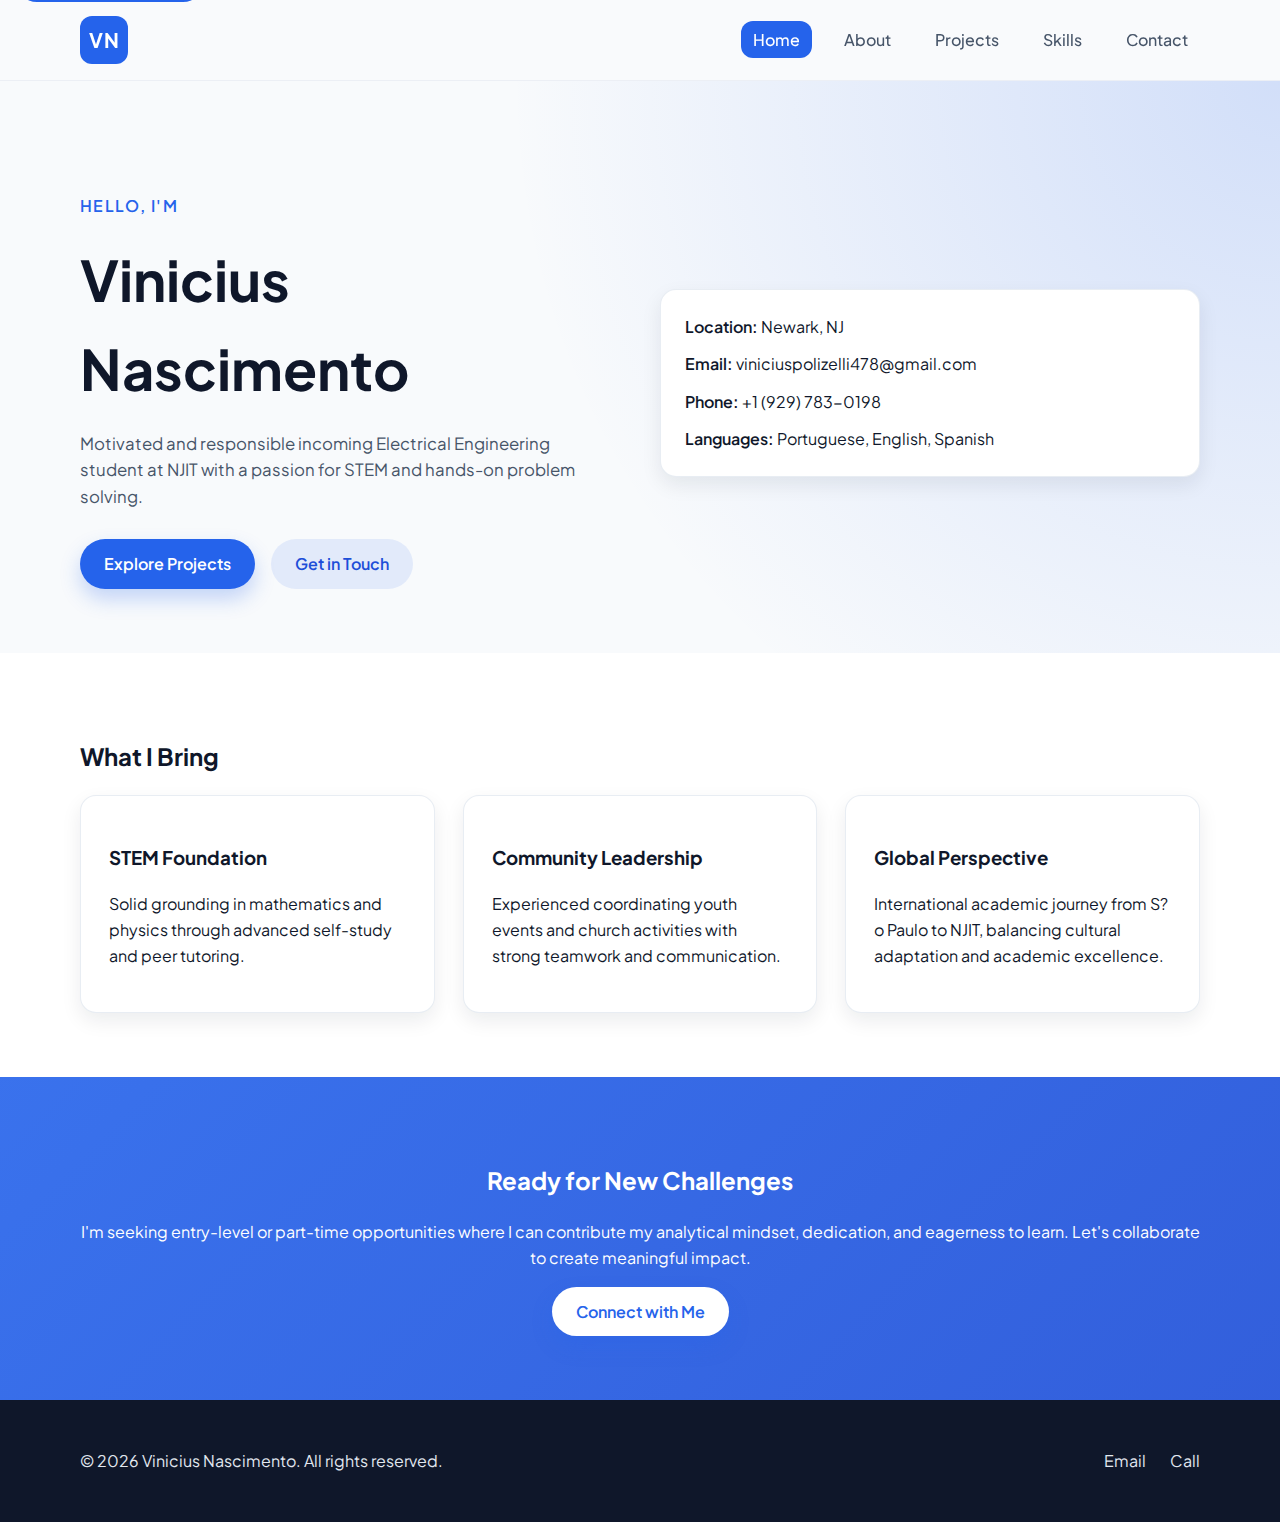
<file: index.html>
<!DOCTYPE html>
<html lang="en">
  <head>
    <meta charset="UTF-8" />
    <meta name="viewport" content="width=device-width, initial-scale=1.0" />
    <meta name="description" content="Personal portfolio of Vinicius Nascimento showcasing projects, skills, and experience." />
    <title>Vinicius Nascimento | Portfolio</title>
    <link rel="stylesheet" href="assets/css/style.css" />
    <link rel="preconnect" href="https://fonts.googleapis.com" />
    <link rel="preconnect" href="https://fonts.gstatic.com" crossorigin />
    <link href="https://fonts.googleapis.com/css2?family=Plus+Jakarta+Sans:wght@400;500;600;700&display=swap" rel="stylesheet" />
  </head>
  <body>
    <a class="skip-link" href="#main-content">Skip to main content</a>
    <header class="site-header">
      <div class="container header-inner">
        <a class="brand" href="index.html">VN</a>
        <button class="nav-toggle" aria-label="Toggle navigation" aria-expanded="false">
          <span class="nav-toggle-bar"></span>
          <span class="nav-toggle-bar"></span>
          <span class="nav-toggle-bar"></span>
        </button>
        <nav class="site-nav" aria-label="Primary navigation">
          <ul>
            <li><a class="active" href="index.html">Home</a></li>
            <li><a href="about.html">About</a></li>
            <li><a href="projects.html">Projects</a></li>
            <li><a href="skills.html">Skills</a></li>
            <li><a href="contact.html">Contact</a></li>
          </ul>
        </nav>
      </div>
    </header>

    <main id="main-content">
      <section class="hero">
        <div class="container hero-content">
          <div class="hero-text">
            <p class="intro">Hello, I'm</p>
            <h1>Vinicius Nascimento</h1>
            <p class="lead">
              Motivated and responsible incoming Electrical Engineering student at NJIT with a passion for STEM and hands-on problem solving.
            </p>
            <div class="hero-actions">
              <a class="btn primary" href="projects.html">Explore Projects</a>
              <a class="btn secondary" href="contact.html">Get in Touch</a>
            </div>
          </div>
          <div class="hero-bio-card" role="presentation">
            <ul>
              <li><span>Location:</span> Newark, NJ</li>
              <li><span>Email:</span> viniciuspolizelli478@gmail.com</li>
              <li><span>Phone:</span> +1 (929) 783-0198</li>
              <li><span>Languages:</span> Portuguese, English, Spanish</li>
            </ul>
          </div>
        </div>
      </section>

      <section class="highlight" aria-labelledby="highlight-title">
        <div class="container">
          <h2 id="highlight-title">What I Bring</h2>
          <div class="grid three">
            <article class="card">
              <h3>STEM Foundation</h3>
              <p>Solid grounding in mathematics and physics through advanced self-study and peer tutoring.</p>
            </article>
            <article class="card">
              <h3>Community Leadership</h3>
              <p>Experienced coordinating youth events and church activities with strong teamwork and communication.</p>
            </article>
            <article class="card">
              <h3>Global Perspective</h3>
              <p>International academic journey from S?o Paulo to NJIT, balancing cultural adaptation and academic excellence.</p>
            </article>
          </div>
        </div>
      </section>

      <section class="callout" aria-labelledby="callout-title">
        <div class="container">
          <h2 id="callout-title">Ready for New Challenges</h2>
          <p>
            I'm seeking entry-level or part-time opportunities where I can contribute my analytical mindset, dedication, and eagerness to learn. Let's collaborate to create meaningful impact.
          </p>
          <a class="btn primary" href="contact.html">Connect with Me</a>
        </div>
      </section>
    </main>

    <footer class="site-footer">
      <div class="container footer-inner">
        <p>&copy; <span id="current-year"></span> Vinicius Nascimento. All rights reserved.</p>
        <div class="footer-contact">
          <a href="mailto:viniciuspolizelli478@gmail.com">Email</a>
          <a href="tel:+19297830198">Call</a>
        </div>
      </div>
    </footer>

    <script src="assets/js/main.js" defer></script>
  </body>
</html>
</file>
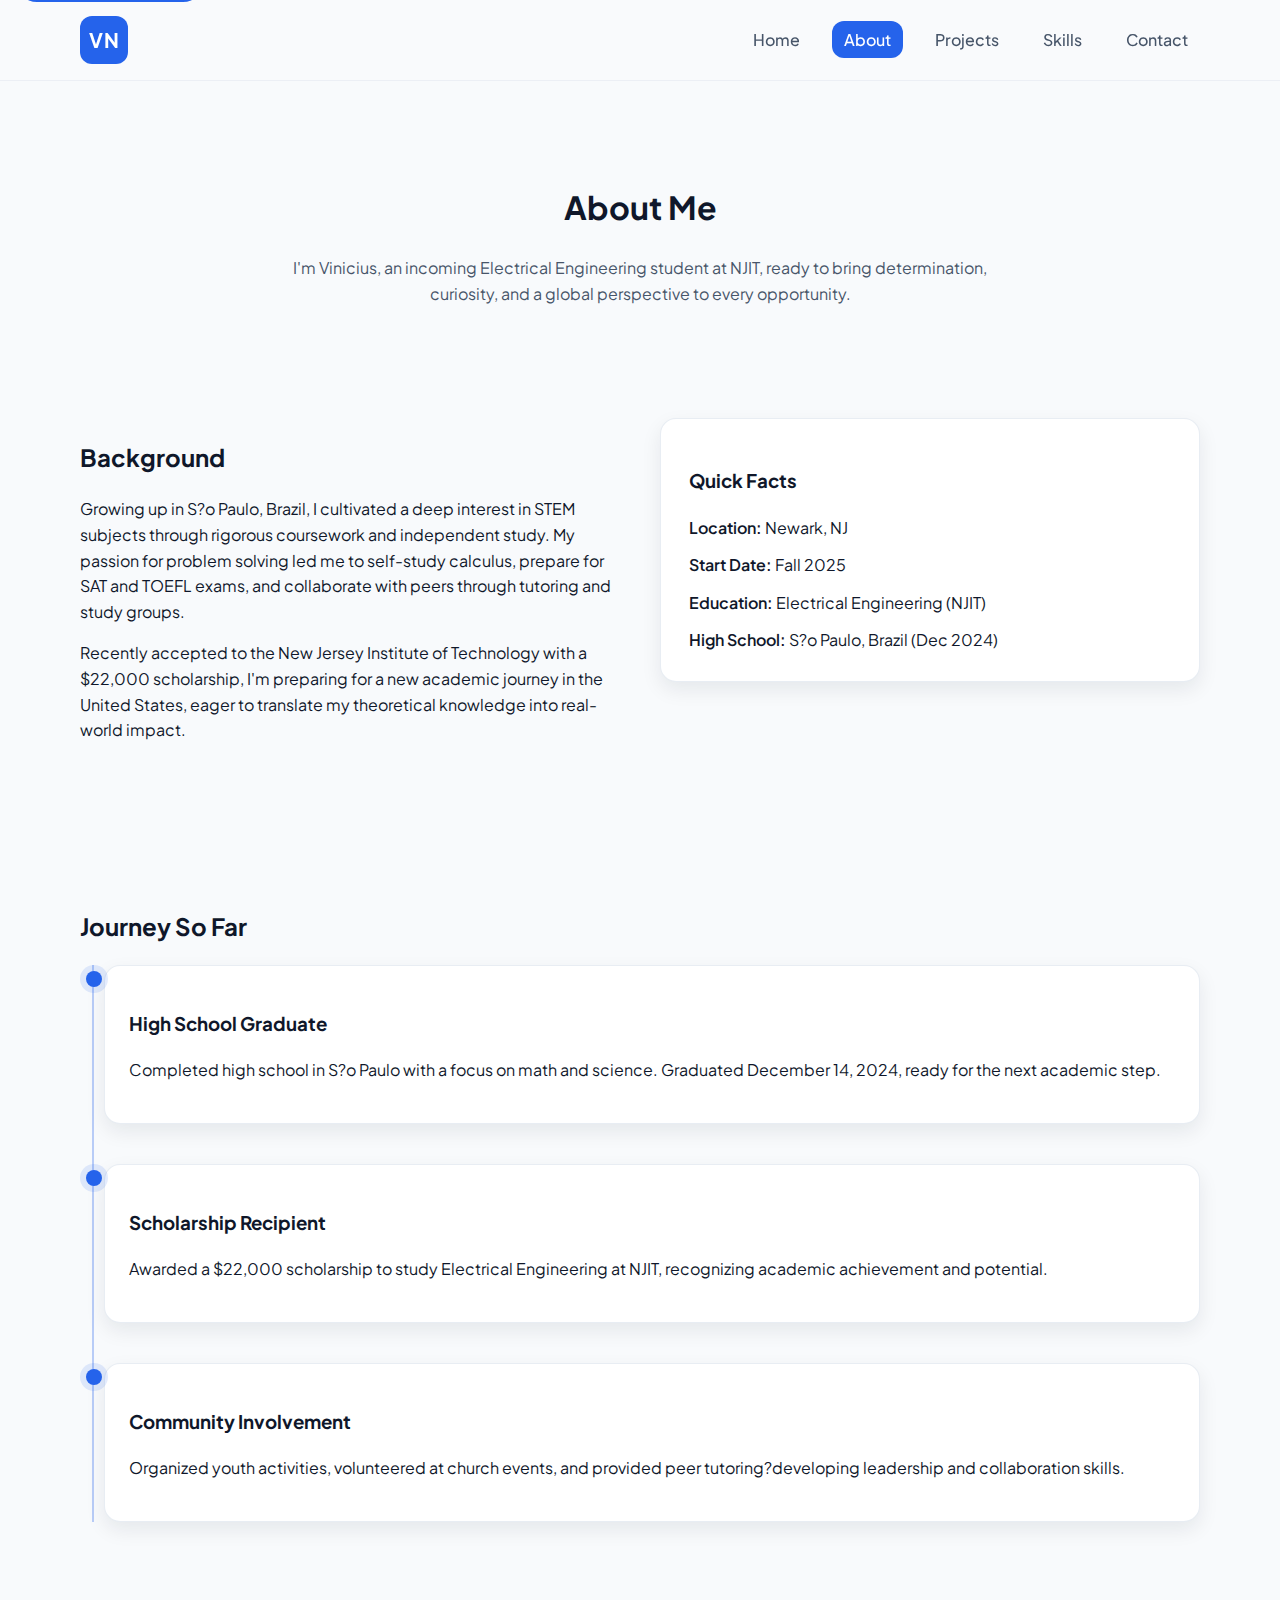
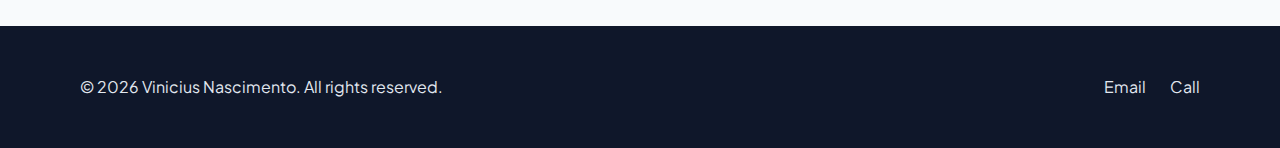
<file: about.html>
<!DOCTYPE html>
<html lang="en">
  <head>
    <meta charset="UTF-8" />
    <meta name="viewport" content="width=device-width, initial-scale=1.0" />
    <meta name="description" content="Learn more about Vinicius Nascimento, an incoming Electrical Engineering student at NJIT." />
    <title>About | Vinicius Nascimento</title>
    <link rel="stylesheet" href="assets/css/style.css" />
    <link rel="preconnect" href="https://fonts.googleapis.com" />
    <link rel="preconnect" href="https://fonts.gstatic.com" crossorigin />
    <link href="https://fonts.googleapis.com/css2?family=Plus+Jakarta+Sans:wght@400;500;600;700&display=swap" rel="stylesheet" />
  </head>
  <body>
    <a class="skip-link" href="#main-content">Skip to main content</a>
    <header class="site-header">
      <div class="container header-inner">
        <a class="brand" href="index.html">VN</a>
        <button class="nav-toggle" aria-label="Toggle navigation" aria-expanded="false">
          <span class="nav-toggle-bar"></span>
          <span class="nav-toggle-bar"></span>
          <span class="nav-toggle-bar"></span>
        </button>
        <nav class="site-nav" aria-label="Primary navigation">
          <ul>
            <li><a href="index.html">Home</a></li>
            <li><a class="active" href="about.html">About</a></li>
            <li><a href="projects.html">Projects</a></li>
            <li><a href="skills.html">Skills</a></li>
            <li><a href="contact.html">Contact</a></li>
          </ul>
        </nav>
      </div>
    </header>

    <main id="main-content">
      <section class="page-hero">
        <div class="container">
          <h1>About Me</h1>
          <p>
            I'm Vinicius, an incoming Electrical Engineering student at NJIT, ready to bring determination, curiosity, and a global perspective to every opportunity.
          </p>
        </div>
      </section>

      <section class="content-section" aria-labelledby="background-title">
        <div class="container split">
          <div>
            <h2 id="background-title">Background</h2>
            <p>
              Growing up in S?o Paulo, Brazil, I cultivated a deep interest in STEM subjects through rigorous coursework and independent study. My passion for problem solving led me to self-study calculus, prepare for SAT and TOEFL exams, and collaborate with peers through tutoring and study groups.
            </p>
            <p>
              Recently accepted to the New Jersey Institute of Technology with a $22,000 scholarship, I'm preparing for a new academic journey in the United States, eager to translate my theoretical knowledge into real-world impact.
            </p>
          </div>
          <aside class="info-card" aria-labelledby="quick-facts-title">
            <h3 id="quick-facts-title">Quick Facts</h3>
            <ul>
              <li><span>Location:</span> Newark, NJ</li>
              <li><span>Start Date:</span> Fall 2025</li>
              <li><span>Education:</span> Electrical Engineering (NJIT)</li>
              <li><span>High School:</span> S?o Paulo, Brazil (Dec 2024)</li>
            </ul>
          </aside>
        </div>
      </section>

      <section class="content-section" aria-labelledby="journey-title">
        <div class="container">
          <h2 id="journey-title">Journey So Far</h2>
          <div class="timeline">
            <article class="timeline-item">
              <div class="timeline-marker" aria-hidden="true"></div>
              <div class="timeline-content">
                <h3>High School Graduate</h3>
                <p>
                  Completed high school in S?o Paulo with a focus on math and science. Graduated December 14, 2024, ready for the next academic step.
                </p>
              </div>
            </article>
            <article class="timeline-item">
              <div class="timeline-marker" aria-hidden="true"></div>
              <div class="timeline-content">
                <h3>Scholarship Recipient</h3>
                <p>
                  Awarded a $22,000 scholarship to study Electrical Engineering at NJIT, recognizing academic achievement and potential.
                </p>
              </div>
            </article>
            <article class="timeline-item">
              <div class="timeline-marker" aria-hidden="true"></div>
              <div class="timeline-content">
                <h3>Community Involvement</h3>
                <p>
                  Organized youth activities, volunteered at church events, and provided peer tutoring?developing leadership and collaboration skills.
                </p>
              </div>
            </article>
          </div>
        </div>
      </section>
    </main>

    <footer class="site-footer">
      <div class="container footer-inner">
        <p>&copy; <span id="current-year"></span> Vinicius Nascimento. All rights reserved.</p>
        <div class="footer-contact">
          <a href="mailto:viniciuspolizelli478@gmail.com">Email</a>
          <a href="tel:+19297830198">Call</a>
        </div>
      </div>
    </footer>

    <script src="assets/js/main.js" defer></script>
  </body>
</html>
</file>
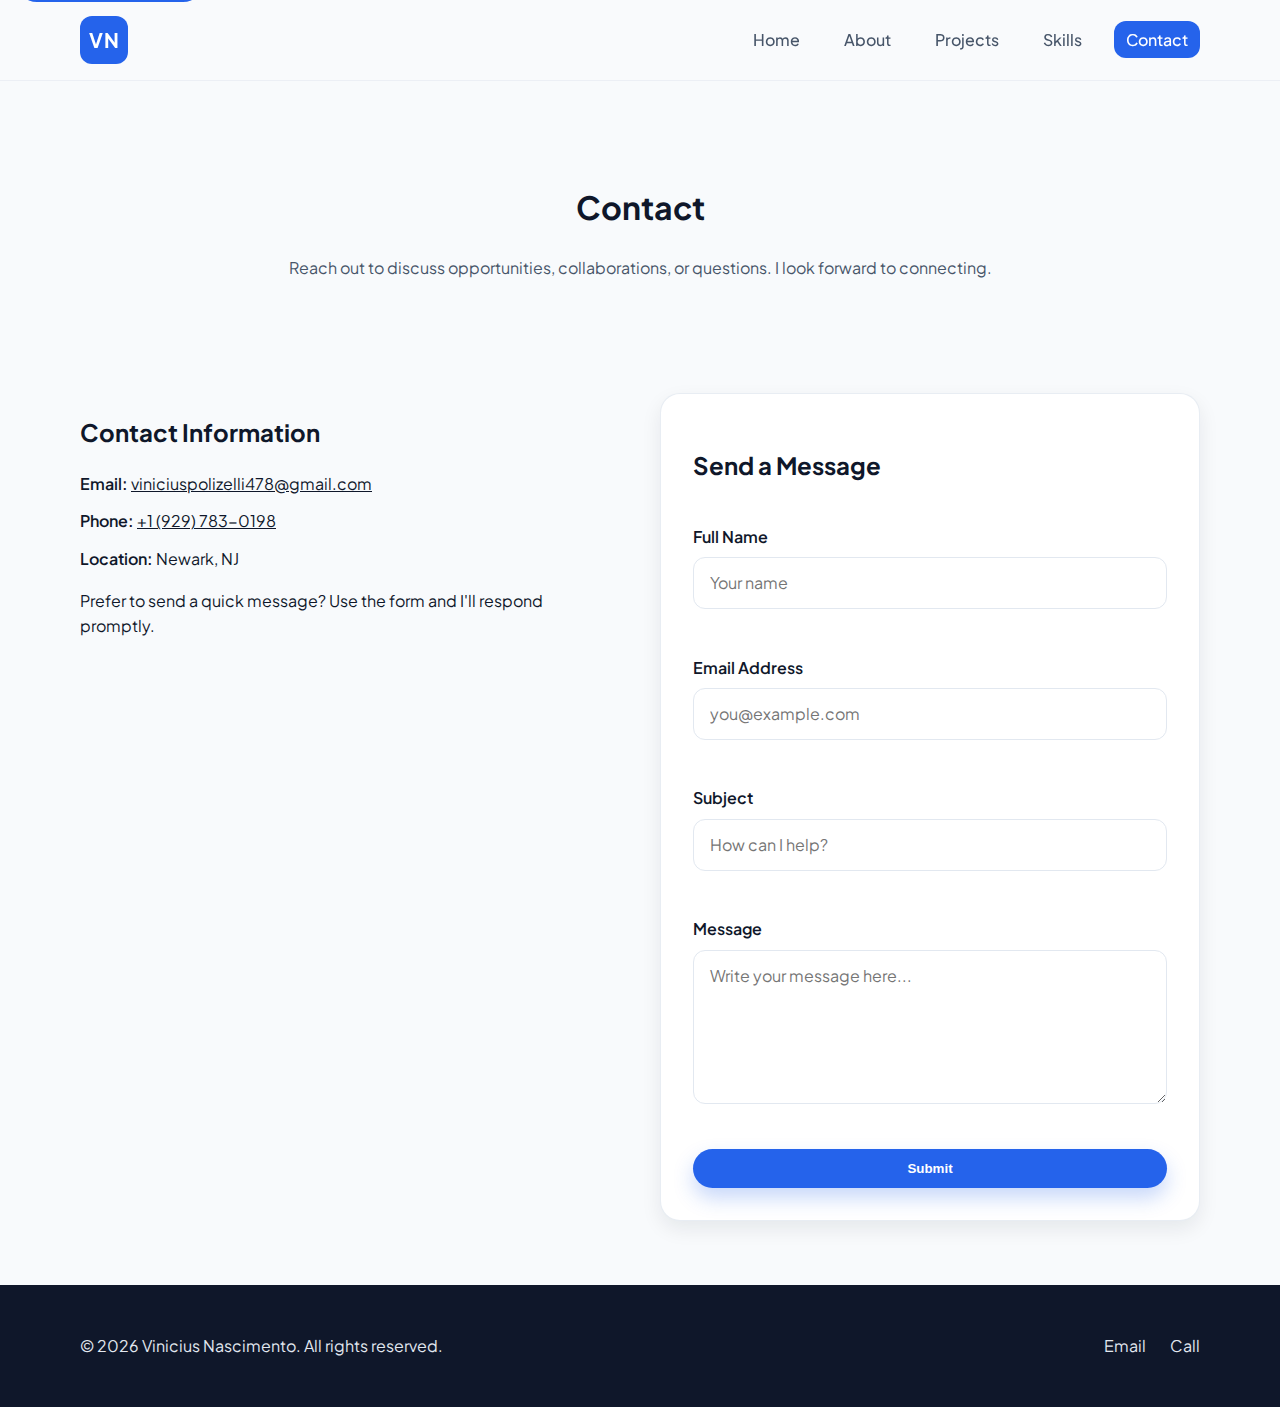
<file: contact.html>
<!DOCTYPE html>
<html lang="en">
  <head>
    <meta charset="UTF-8" />
    <meta name="viewport" content="width=device-width, initial-scale=1.0" />
    <meta name="description" content="Contact Vinicius Nascimento for collaboration or opportunities." />
    <title>Contact | Vinicius Nascimento</title>
    <link rel="stylesheet" href="assets/css/style.css" />
    <link rel="preconnect" href="https://fonts.googleapis.com" />
    <link rel="preconnect" href="https://fonts.gstatic.com" crossorigin />
    <link href="https://fonts.googleapis.com/css2?family=Plus+Jakarta+Sans:wght@400;500;600;700&display=swap" rel="stylesheet" />
  </head>
  <body>
    <a class="skip-link" href="#main-content">Skip to main content</a>
    <header class="site-header">
      <div class="container header-inner">
        <a class="brand" href="index.html">VN</a>
        <button class="nav-toggle" aria-label="Toggle navigation" aria-expanded="false">
          <span class="nav-toggle-bar"></span>
          <span class="nav-toggle-bar"></span>
          <span class="nav-toggle-bar"></span>
        </button>
        <nav class="site-nav" aria-label="Primary navigation">
          <ul>
            <li><a href="index.html">Home</a></li>
            <li><a href="about.html">About</a></li>
            <li><a href="projects.html">Projects</a></li>
            <li><a href="skills.html">Skills</a></li>
            <li><a class="active" href="contact.html">Contact</a></li>
          </ul>
        </nav>
      </div>
    </header>

    <main id="main-content">
      <section class="page-hero">
        <div class="container">
          <h1>Contact</h1>
          <p>Reach out to discuss opportunities, collaborations, or questions. I look forward to connecting.</p>
        </div>
      </section>

      <section class="content-section" aria-labelledby="contact-info-title">
        <div class="container split">
          <div>
            <h2 id="contact-info-title">Contact Information</h2>
            <ul class="contact-list">
              <li>
                <span>Email:</span>
                <a href="mailto:viniciuspolizelli478@gmail.com">viniciuspolizelli478@gmail.com</a>
              </li>
              <li>
                <span>Phone:</span>
                <a href="tel:+19297830198">+1 (929) 783-0198</a>
              </li>
              <li><span>Location:</span> Newark, NJ</li>
            </ul>
            <p>Prefer to send a quick message? Use the form and I'll respond promptly.</p>
          </div>
          <form class="contact-form" aria-labelledby="contact-form-title" novalidate data-contact-form>
            <h2 id="contact-form-title">Send a Message</h2>
            <div class="form-field">
              <label for="name">Full Name</label>
              <input type="text" id="name" name="name" required aria-required="true" placeholder="Your name" />
              <p class="field-error" id="name-error" role="alert" aria-live="polite"></p>
            </div>
            <div class="form-field">
              <label for="email">Email Address</label>
              <input type="email" id="email" name="email" required aria-required="true" placeholder="you@example.com" />
              <p class="field-error" id="email-error" role="alert" aria-live="polite"></p>
            </div>
            <div class="form-field">
              <label for="subject">Subject</label>
              <input type="text" id="subject" name="subject" required aria-required="true" placeholder="How can I help?" />
              <p class="field-error" id="subject-error" role="alert" aria-live="polite"></p>
            </div>
            <div class="form-field">
              <label for="message">Message</label>
              <textarea id="message" name="message" rows="5" required aria-required="true" placeholder="Write your message here..."></textarea>
              <p class="field-error" id="message-error" role="alert" aria-live="polite"></p>
            </div>
            <button class="btn primary" type="submit">Submit</button>
            <p class="form-success" role="status" aria-live="polite" hidden>Thank you! Your message has been sent.</p>
          </form>
        </div>
      </section>
    </main>

    <footer class="site-footer">
      <div class="container footer-inner">
        <p>&copy; <span id="current-year"></span> Vinicius Nascimento. All rights reserved.</p>
        <div class="footer-contact">
          <a href="mailto:viniciuspolizelli478@gmail.com">Email</a>
          <a href="tel:+19297830198">Call</a>
        </div>
      </div>
    </footer>

    <script src="assets/js/main.js" defer></script>
  </body>
</html>
</file>
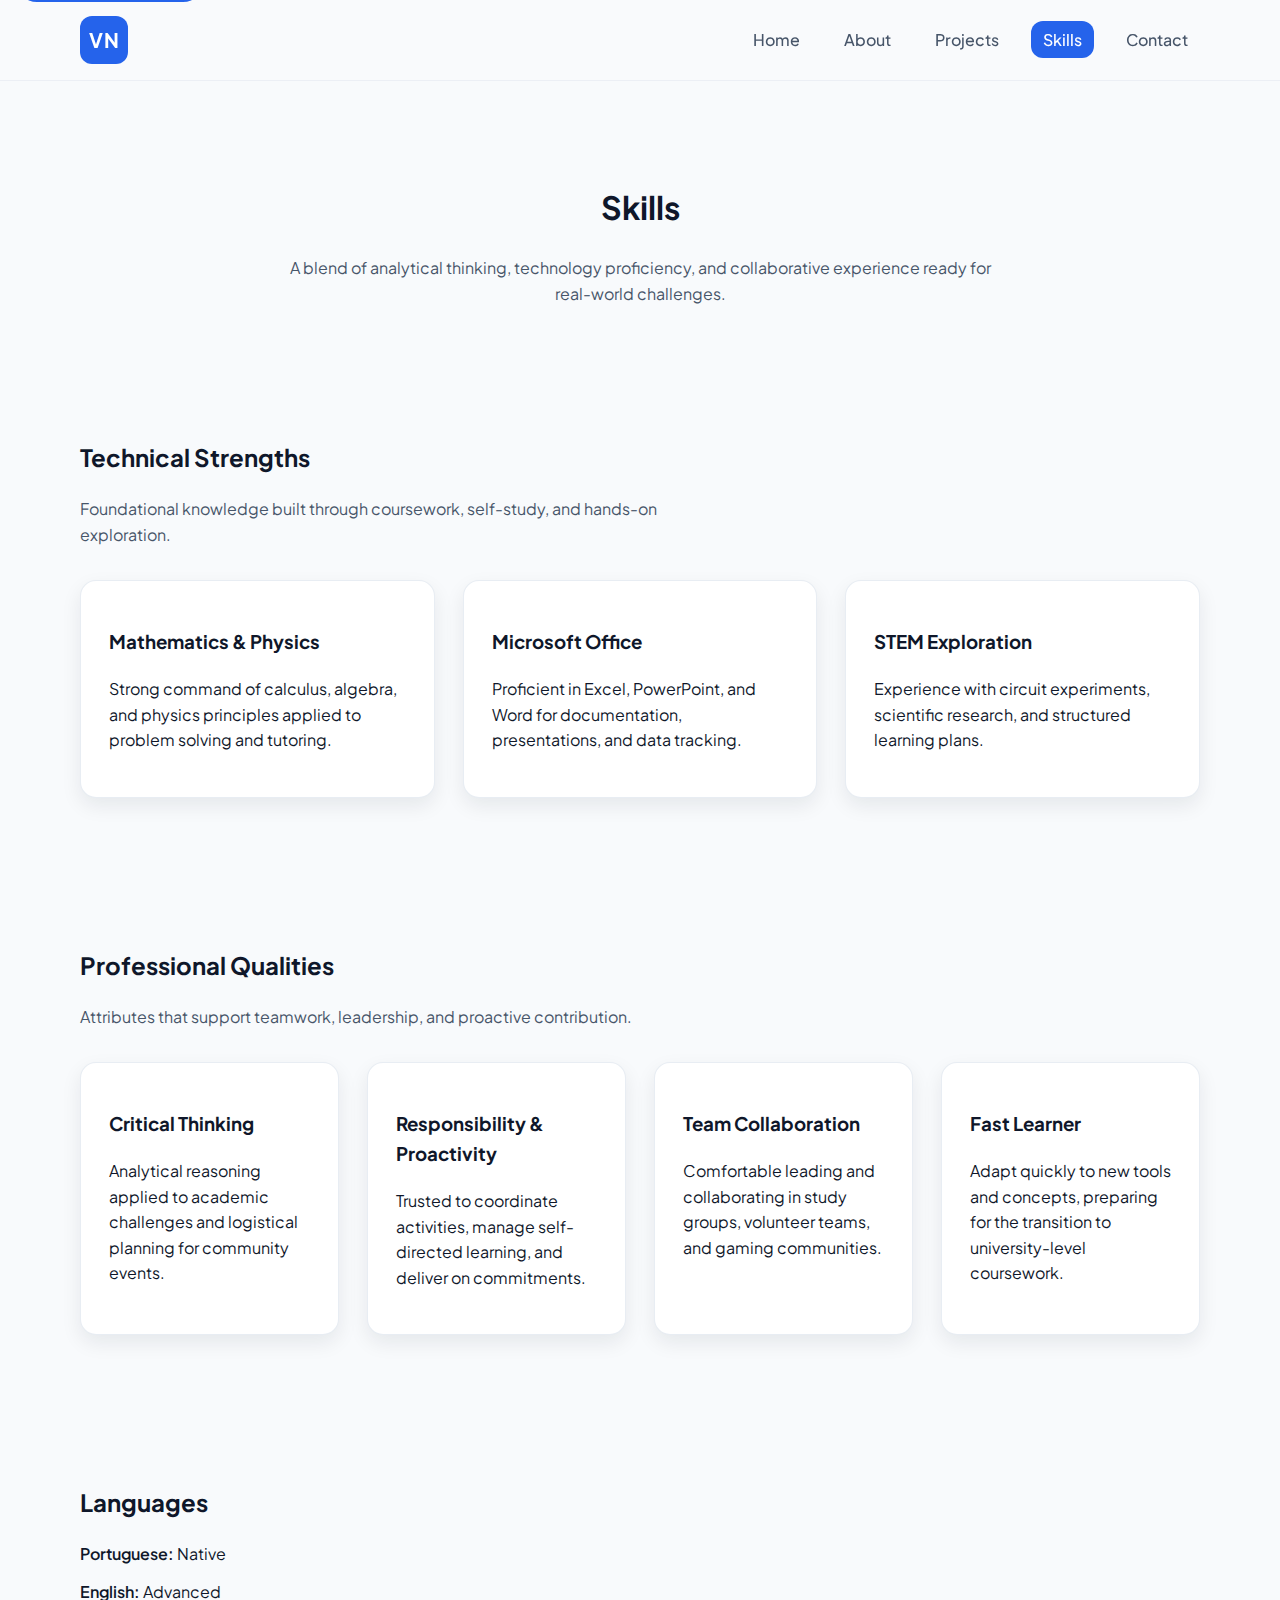
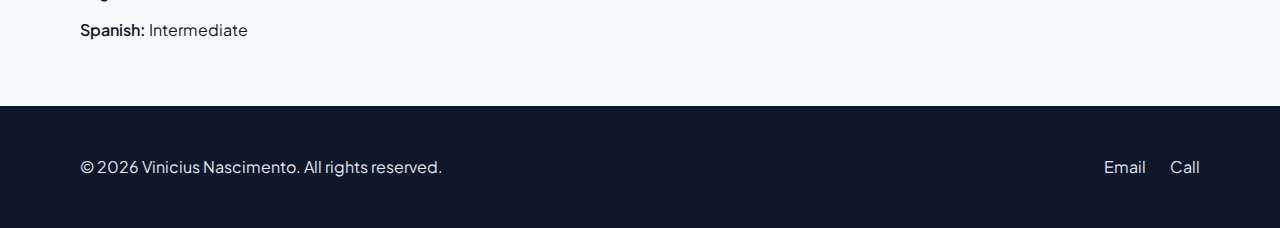
<file: skills.html>
<!DOCTYPE html>
<html lang="en">
  <head>
    <meta charset="UTF-8" />
    <meta name="viewport" content="width=device-width, initial-scale=1.0" />
    <meta name="description" content="Skills and proficiencies of Vinicius Nascimento." />
    <title>Skills | Vinicius Nascimento</title>
    <link rel="stylesheet" href="assets/css/style.css" />
    <link rel="preconnect" href="https://fonts.googleapis.com" />
    <link rel="preconnect" href="https://fonts.gstatic.com" crossorigin />
    <link href="https://fonts.googleapis.com/css2?family=Plus+Jakarta+Sans:wght@400;500;600;700&display=swap" rel="stylesheet" />
  </head>
  <body>
    <a class="skip-link" href="#main-content">Skip to main content</a>
    <header class="site-header">
      <div class="container header-inner">
        <a class="brand" href="index.html">VN</a>
        <button class="nav-toggle" aria-label="Toggle navigation" aria-expanded="false">
          <span class="nav-toggle-bar"></span>
          <span class="nav-toggle-bar"></span>
          <span class="nav-toggle-bar"></span>
        </button>
        <nav class="site-nav" aria-label="Primary navigation">
          <ul>
            <li><a href="index.html">Home</a></li>
            <li><a href="about.html">About</a></li>
            <li><a href="projects.html">Projects</a></li>
            <li><a class="active" href="skills.html">Skills</a></li>
            <li><a href="contact.html">Contact</a></li>
          </ul>
        </nav>
      </div>
    </header>

    <main id="main-content">
      <section class="page-hero">
        <div class="container">
          <h1>Skills</h1>
          <p>A blend of analytical thinking, technology proficiency, and collaborative experience ready for real-world challenges.</p>
        </div>
      </section>

      <section class="content-section" aria-labelledby="technical-title">
        <div class="container">
          <div class="section-header">
            <h2 id="technical-title">Technical Strengths</h2>
            <p>Foundational knowledge built through coursework, self-study, and hands-on exploration.</p>
          </div>
          <div class="grid three">
            <article class="card">
              <h3>Mathematics & Physics</h3>
              <p>Strong command of calculus, algebra, and physics principles applied to problem solving and tutoring.</p>
            </article>
            <article class="card">
              <h3>Microsoft Office</h3>
              <p>Proficient in Excel, PowerPoint, and Word for documentation, presentations, and data tracking.</p>
            </article>
            <article class="card">
              <h3>STEM Exploration</h3>
              <p>Experience with circuit experiments, scientific research, and structured learning plans.</p>
            </article>
          </div>
        </div>
      </section>

      <section class="content-section" aria-labelledby="professional-title">
        <div class="container">
          <div class="section-header">
            <h2 id="professional-title">Professional Qualities</h2>
            <p>Attributes that support teamwork, leadership, and proactive contribution.</p>
          </div>
          <div class="grid two">
            <article class="card">
              <h3>Critical Thinking</h3>
              <p>Analytical reasoning applied to academic challenges and logistical planning for community events.</p>
            </article>
            <article class="card">
              <h3>Responsibility & Proactivity</h3>
              <p>Trusted to coordinate activities, manage self-directed learning, and deliver on commitments.</p>
            </article>
            <article class="card">
              <h3>Team Collaboration</h3>
              <p>Comfortable leading and collaborating in study groups, volunteer teams, and gaming communities.</p>
            </article>
            <article class="card">
              <h3>Fast Learner</h3>
              <p>Adapt quickly to new tools and concepts, preparing for the transition to university-level coursework.</p>
            </article>
          </div>
        </div>
      </section>

      <section class="content-section" aria-labelledby="languages-title">
        <div class="container">
          <h2 id="languages-title">Languages</h2>
          <ul class="language-list">
            <li><span>Portuguese:</span> Native</li>
            <li><span>English:</span> Advanced</li>
            <li><span>Spanish:</span> Intermediate</li>
          </ul>
        </div>
      </section>
    </main>

    <footer class="site-footer">
      <div class="container footer-inner">
        <p>&copy; <span id="current-year"></span> Vinicius Nascimento. All rights reserved.</p>
        <div class="footer-contact">
          <a href="mailto:viniciuspolizelli478@gmail.com">Email</a>
          <a href="tel:+19297830198">Call</a>
        </div>
      </div>
    </footer>

    <script src="assets/js/main.js" defer></script>
  </body>
</html>
</file>
<file: assets/css/style.css>
:root {
  --bg-color: #f8fafc;
  --surface-color: #ffffff;
  --accent-color: #2563eb;
  --accent-dark: #1d4ed8;
  --text-color: #0f172a;
  --muted-text: #475569;
  --border-color: #e2e8f0;
  --shadow-soft: 0 8px 20px rgba(15, 23, 42, 0.08);
  --font-family: "Plus Jakarta Sans", system-ui, -apple-system, BlinkMacSystemFont, "Segoe UI", sans-serif;
  --transition-base: 0.25s ease;
}

* {
  box-sizing: border-box;
}

html {
  scroll-behavior: smooth;
}

body {
  margin: 0;
  font-family: var(--font-family);
  color: var(--text-color);
  background-color: var(--bg-color);
  line-height: 1.6;
}

a {
  color: inherit;
}

a:focus-visible,
button:focus-visible,
input:focus-visible,
textarea:focus-visible {
  outline: 3px solid var(--accent-color);
  outline-offset: 2px;
}

img {
  max-width: 100%;
  display: block;
  border-radius: 0.75rem;
}

.skip-link {
  position: absolute;
  top: -40px;
  left: 16px;
  background: var(--accent-color);
  color: #fff;
  padding: 8px 16px;
  border-radius: 9999px;
  z-index: 1000;
  transition: top var(--transition-base);
}

.skip-link:focus {
  top: 16px;
}

.container {
  width: min(1120px, 92%);
  margin: 0 auto;
}

.site-header {
  background: rgba(248, 250, 252, 0.9);
  backdrop-filter: blur(8px);
  border-bottom: 1px solid rgba(226, 232, 240, 0.6);
  position: sticky;
  top: 0;
  z-index: 999;
}

.header-inner {
  display: flex;
  align-items: center;
  justify-content: space-between;
  padding: 1rem 0;
  gap: 1rem;
}

.brand {
  display: inline-flex;
  align-items: center;
  justify-content: center;
  width: 48px;
  height: 48px;
  border-radius: 12px;
  font-weight: 700;
  font-size: 1.25rem;
  letter-spacing: 1px;
  background: var(--accent-color);
  color: #fff;
  text-decoration: none;
}

.nav-toggle {
  display: none;
  background: transparent;
  border: none;
  cursor: pointer;
  padding: 0.5rem;
  border-radius: 0.75rem;
  transition: background var(--transition-base);
}

.nav-toggle:hover {
  background: rgba(37, 99, 235, 0.08);
}

.nav-toggle-bar {
  display: block;
  width: 24px;
  height: 3px;
  background: var(--text-color);
  margin: 4px 0;
  border-radius: 9999px;
  transition: transform var(--transition-base), opacity var(--transition-base);
}

.site-nav ul {
  list-style: none;
  margin: 0;
  padding: 0;
  display: flex;
  gap: 1.25rem;
}

.site-nav a {
  text-decoration: none;
  font-weight: 500;
  color: var(--muted-text);
  padding: 0.5rem 0.75rem;
  border-radius: 0.75rem;
  transition: background var(--transition-base), color var(--transition-base);
}

.site-nav a:hover,
.site-nav a:focus {
  color: var(--text-color);
  background: rgba(37, 99, 235, 0.1);
}

.site-nav a.active {
  color: #fff;
  background: var(--accent-color);
}

.hero {
  padding: 6rem 0 4rem;
  background: radial-gradient(circle at top right, rgba(37, 99, 235, 0.18), transparent 55%), var(--bg-color);
}

.hero-content {
  display: grid;
  grid-template-columns: repeat(auto-fit, minmax(280px, 1fr));
  gap: 2.5rem;
  align-items: center;
}

.intro {
  font-weight: 600;
  letter-spacing: 0.08em;
  text-transform: uppercase;
  color: var(--accent-color);
}

.hero h1 {
  font-size: clamp(2.5rem, 4vw + 1rem, 3.5rem);
  margin: 0.25rem 0 1rem;
}

.lead {
  font-size: 1.05rem;
  color: var(--muted-text);
  max-width: 520px;
}

.hero-actions {
  margin-top: 1.75rem;
  display: flex;
  flex-wrap: wrap;
  gap: 1rem;
}

.hero-bio-card {
  background: var(--surface-color);
  border-radius: 1rem;
  padding: 1.5rem;
  box-shadow: var(--shadow-soft);
  border: 1px solid rgba(226, 232, 240, 0.8);
}

.hero-bio-card ul {
  list-style: none;
  margin: 0;
  padding: 0;
  display: grid;
  gap: 0.75rem;
}

.hero-bio-card span,
.info-card span,
.language-list span,
.contact-list span {
  font-weight: 600;
  color: var(--text-color);
}

.btn {
  display: inline-flex;
  align-items: center;
  justify-content: center;
  padding: 0.75rem 1.5rem;
  border-radius: 9999px;
  font-weight: 600;
  text-decoration: none;
  border: none;
  cursor: pointer;
  transition: transform var(--transition-base), box-shadow var(--transition-base), background var(--transition-base), color var(--transition-base);
}

.btn.primary {
  background: var(--accent-color);
  color: #fff;
  box-shadow: 0 10px 20px rgba(37, 99, 235, 0.25);
}

.btn.primary:hover {
  background: var(--accent-dark);
  transform: translateY(-2px);
}

.btn.secondary {
  background: rgba(37, 99, 235, 0.1);
  color: var(--accent-dark);
}

.btn.secondary:hover {
  background: rgba(37, 99, 235, 0.18);
}

.btn.tertiary {
  background: transparent;
  border: 1px solid var(--accent-color);
  color: var(--accent-color);
}

.btn.tertiary:hover {
  background: var(--accent-color);
  color: #fff;
}

.highlight,
.content-section {
  padding: 4rem 0;
}

.highlight {
  background: var(--surface-color);
}

.callout {
  padding: 4rem 0;
  background: linear-gradient(135deg, rgba(37, 99, 235, 0.9), rgba(29, 78, 216, 0.9));
  color: #fff;
  text-align: center;
}

.callout .btn.primary {
  background: #fff;
  color: var(--accent-color);
}

.grid {
  display: grid;
  gap: 1.75rem;
}

.grid.two {
  grid-template-columns: repeat(auto-fit, minmax(240px, 1fr));
}

.grid.three {
  grid-template-columns: repeat(auto-fit, minmax(220px, 1fr));
}

.card {
  background: var(--surface-color);
  border-radius: 1rem;
  padding: 1.75rem;
  border: 1px solid rgba(226, 232, 240, 0.8);
  box-shadow: var(--shadow-soft);
  transition: transform var(--transition-base), box-shadow var(--transition-base);
}

.card:hover {
  transform: translateY(-4px);
  box-shadow: 0 14px 28px rgba(15, 23, 42, 0.12);
}

.page-hero {
  padding: 5rem 0 3rem;
  text-align: center;
}

.page-hero p {
  max-width: 720px;
  margin: 0.75rem auto 0;
  color: var(--muted-text);
}

.split {
  display: grid;
  gap: 2.5rem;
  grid-template-columns: repeat(auto-fit, minmax(280px, 1fr));
  align-items: start;
}

.info-card {
  background: var(--surface-color);
  border-radius: 1rem;
  padding: 1.75rem;
  border: 1px solid rgba(226, 232, 240, 0.8);
  box-shadow: var(--shadow-soft);
}

.info-card ul,
.contact-list,
.language-list {
  list-style: none;
  margin: 1rem 0 0;
  padding: 0;
  display: grid;
  gap: 0.75rem;
}

.timeline {
  position: relative;
  padding-left: 1.5rem;
}

.timeline::before {
  content: "";
  position: absolute;
  left: 12px;
  top: 0;
  bottom: 0;
  width: 2px;
  background: rgba(37, 99, 235, 0.3);
}

.timeline-item {
  position: relative;
  margin-bottom: 2.5rem;
}

.timeline-marker {
  width: 16px;
  height: 16px;
  border-radius: 50%;
  background: var(--accent-color);
  position: absolute;
  left: -1.1rem;
  top: 0.4rem;
  box-shadow: 0 0 0 6px rgba(37, 99, 235, 0.12);
}

.timeline-content {
  background: var(--surface-color);
  border-radius: 1rem;
  padding: 1.5rem;
  border: 1px solid rgba(226, 232, 240, 0.8);
  box-shadow: var(--shadow-soft);
}

.section-header {
  margin-bottom: 2rem;
}

.section-header p {
  color: var(--muted-text);
  max-width: 640px;
}

.carousel {
  position: relative;
  overflow: hidden;
  border-radius: 1.5rem;
  background: var(--surface-color);
  box-shadow: var(--shadow-soft);
  border: 1px solid rgba(226, 232, 240, 0.8);
}

.carousel-track {
  display: flex;
  transition: transform 0.6s cubic-bezier(0.4, 0, 0.2, 1);
}

.carousel-slide {
  min-width: 100%;
  padding: 2rem;
  display: grid;
  gap: 1.75rem;
  grid-template-columns: repeat(auto-fit, minmax(240px, 1fr));
  align-items: center;
}

.slide-content p {
  color: var(--muted-text);
}

.carousel-control {
  position: absolute;
  top: 50%;
  transform: translateY(-50%);
  background: rgba(15, 23, 42, 0.55);
  color: #fff;
  border: none;
  width: 44px;
  height: 44px;
  border-radius: 50%;
  cursor: pointer;
  display: grid;
  place-items: center;
  transition: background var(--transition-base);
}

.carousel-control:hover {
  background: rgba(15, 23, 42, 0.8);
}

.carousel-control.prev {
  left: 1rem;
}

.carousel-control.next {
  right: 1rem;
}

.carousel-dots {
  display: flex;
  justify-content: center;
  gap: 0.5rem;
  padding: 1rem 0 1.5rem;
}

.carousel-dots button {
  width: 10px;
  height: 10px;
  border-radius: 50%;
  border: none;
  background: rgba(15, 23, 42, 0.2);
  cursor: pointer;
  transition: background var(--transition-base), transform var(--transition-base);
}

.carousel-dots button[aria-selected="true"] {
  background: var(--accent-color);
  transform: scale(1.2);
}

.contact-form {
  background: var(--surface-color);
  border-radius: 1.25rem;
  padding: 2rem;
  border: 1px solid rgba(226, 232, 240, 0.8);
  box-shadow: var(--shadow-soft);
  display: grid;
  gap: 1.25rem;
}

.form-field {
  display: grid;
  gap: 0.5rem;
}

label {
  font-weight: 600;
}

input,
textarea {
  width: 100%;
  padding: 0.75rem 1rem;
  border-radius: 0.75rem;
  border: 1px solid var(--border-color);
  font: inherit;
  transition: border var(--transition-base), box-shadow var(--transition-base);
}

input:focus,
textarea:focus {
  border-color: var(--accent-color);
  box-shadow: 0 0 0 4px rgba(37, 99, 235, 0.15);
}

.field-error {
  color: #b91c1c;
  font-size: 0.9rem;
  min-height: 1.1rem;
  margin: 0;
}

.form-success {
  margin: 0;
  color: #047857;
  font-weight: 600;
}

.site-footer {
  padding: 2rem 0;
  background: #0f172a;
  color: #e2e8f0;
}

.footer-inner {
  display: flex;
  flex-wrap: wrap;
  justify-content: space-between;
  align-items: center;
  gap: 1rem;
}

.footer-contact {
  display: flex;
  gap: 1.5rem;
}

.footer-contact a {
  color: #e2e8f0;
  text-decoration: none;
}

.footer-contact a:hover {
  text-decoration: underline;
}

@media (max-width: 768px) {
  .nav-toggle {
    display: inline-flex;
  }

  .site-nav {
    position: absolute;
    top: 100%;
    left: 0;
    right: 0;
    background: var(--surface-color);
    border-bottom: 1px solid rgba(226, 232, 240, 0.8);
    box-shadow: var(--shadow-soft);
    transform: translateY(-20px);
    opacity: 0;
    pointer-events: none;
    transition: opacity var(--transition-base), transform var(--transition-base);
  }

  .site-nav.open {
    transform: translateY(0);
    opacity: 1;
    pointer-events: auto;
  }

  .site-nav ul {
    flex-direction: column;
    padding: 1rem 0;
  }

  .site-nav a {
    padding: 0.75rem 1.5rem;
  }

  .carousel-slide {
    padding: 1.5rem;
  }

  .carousel-control {
    display: none;
  }

  .timeline {
    padding-left: 0.5rem;
  }

  .timeline::before {
    left: 6px;
  }

  .timeline-marker {
    left: -0.4rem;
  }
}

@media (max-width: 480px) {
  .hero {
    padding: 5rem 0 3rem;
  }

  .hero-bio-card,
  .info-card,
  .timeline-content,
  .card,
  .contact-form {
    padding: 1.5rem;
  }

  .btn {
    width: 100%;
  }
}
</file>
